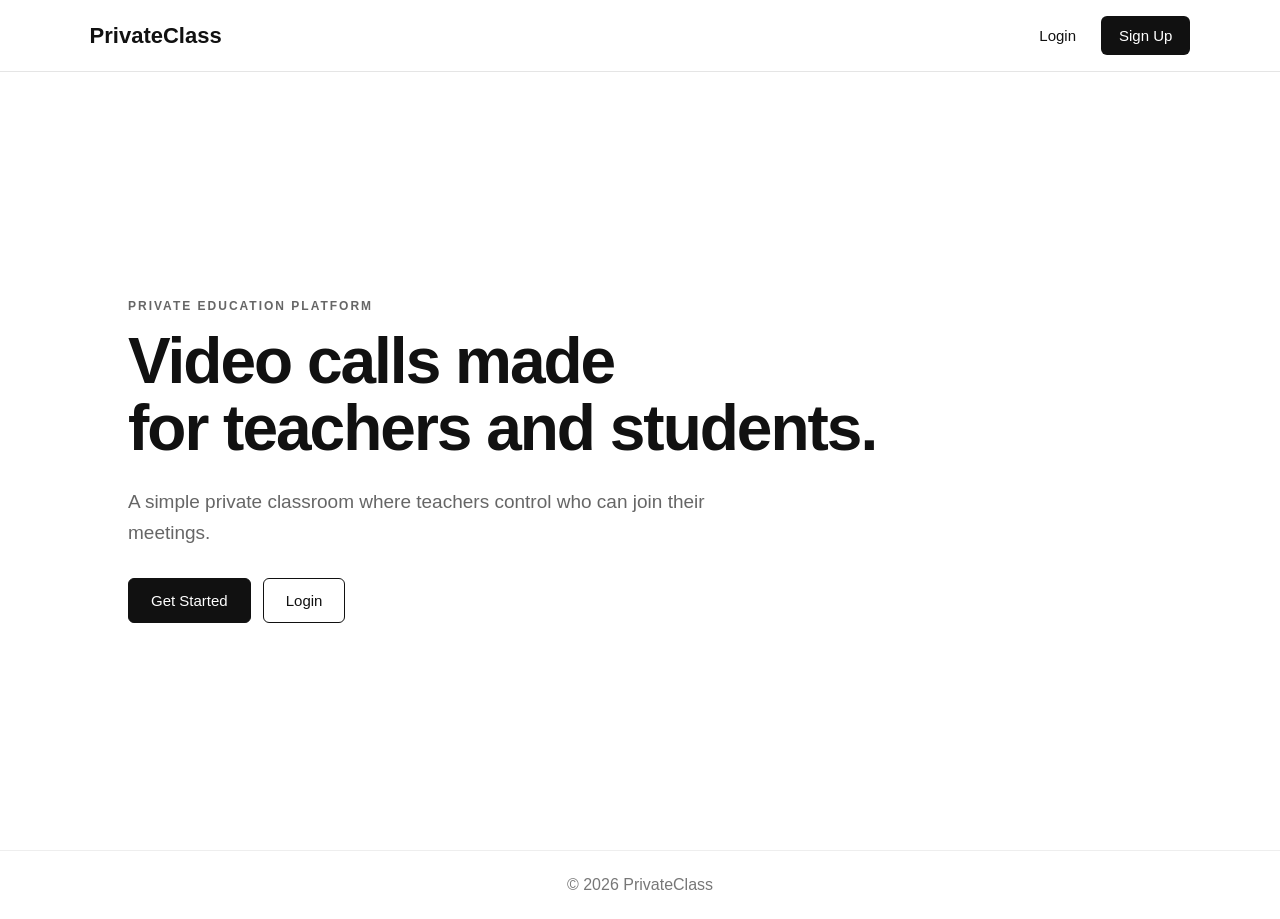
<file: PrivateClass/index.html>
<!DOCTYPE html>
<html lang="en">
<head><meta charset="UTF-8"><meta name="viewport" content="width=device-width,initial-scale=1.0"><title>PrivateClass</title><link rel="stylesheet" href="css/style.css"></head>
<body>
<header class="navbar"><div class="logo">PrivateClass</div><nav><a href="login.html">Login</a><a href="signup.html" class="nav-btn">Sign Up</a></nav></header>
<main class="hero"><div class="hero-content"><p class="small-title">PRIVATE EDUCATION PLATFORM</p><h1>Video calls made<br>for teachers and students.</h1><p class="hero-description">A simple private classroom where teachers control who can join their meetings.</p><div class="hero-buttons"><a href="signup.html" class="btn black-btn">Get Started</a><a href="login.html" class="btn white-btn">Login</a></div></div></main>
<footer>© 2026 PrivateClass</footer>
</body></html>
</file>
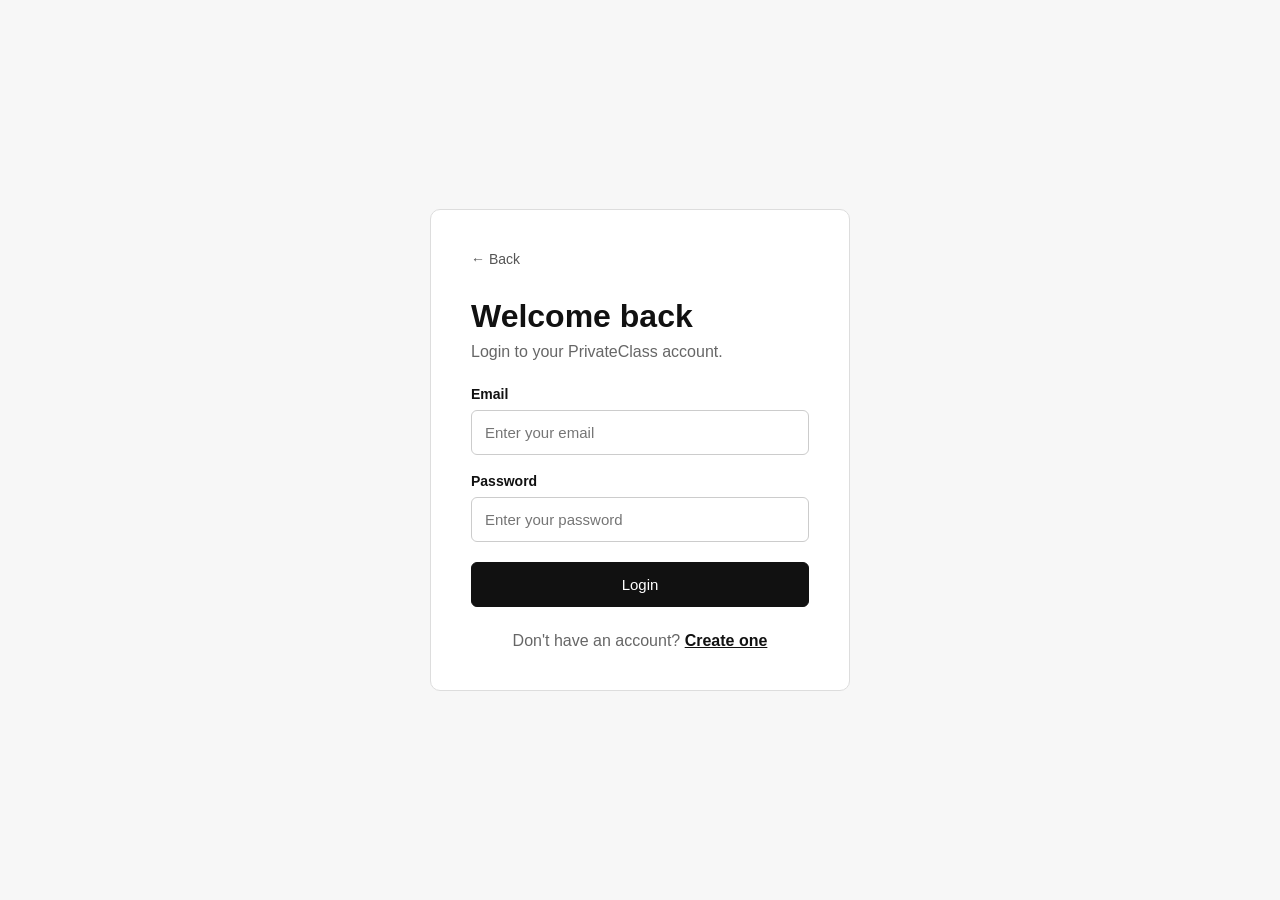
<file: PrivateClass/login.html>
<!DOCTYPE html>
<html lang="en"><head><meta charset="UTF-8"><meta name="viewport" content="width=device-width,initial-scale=1.0"><title>Login | PrivateClass</title><link rel="stylesheet" href="css/style.css"></head>
<body class="auth-page"><div class="auth-container"><div class="auth-box"><a href="index.html" class="back">← Back</a><h1>Welcome back</h1><p class="auth-description">Login to your PrivateClass account.</p>
<form id="loginForm"><label>Email</label><input type="email" id="loginEmail" required placeholder="Enter your email"><label>Password</label><input type="password" id="loginPassword" required placeholder="Enter your password"><button class="btn black-btn full-btn">Login</button></form>
<p id="loginMessage" class="message"></p><p class="switch-page">Don't have an account? <a href="signup.html">Create one</a></p></div></div><script src="js/app.js"></script></body></html>
</file>
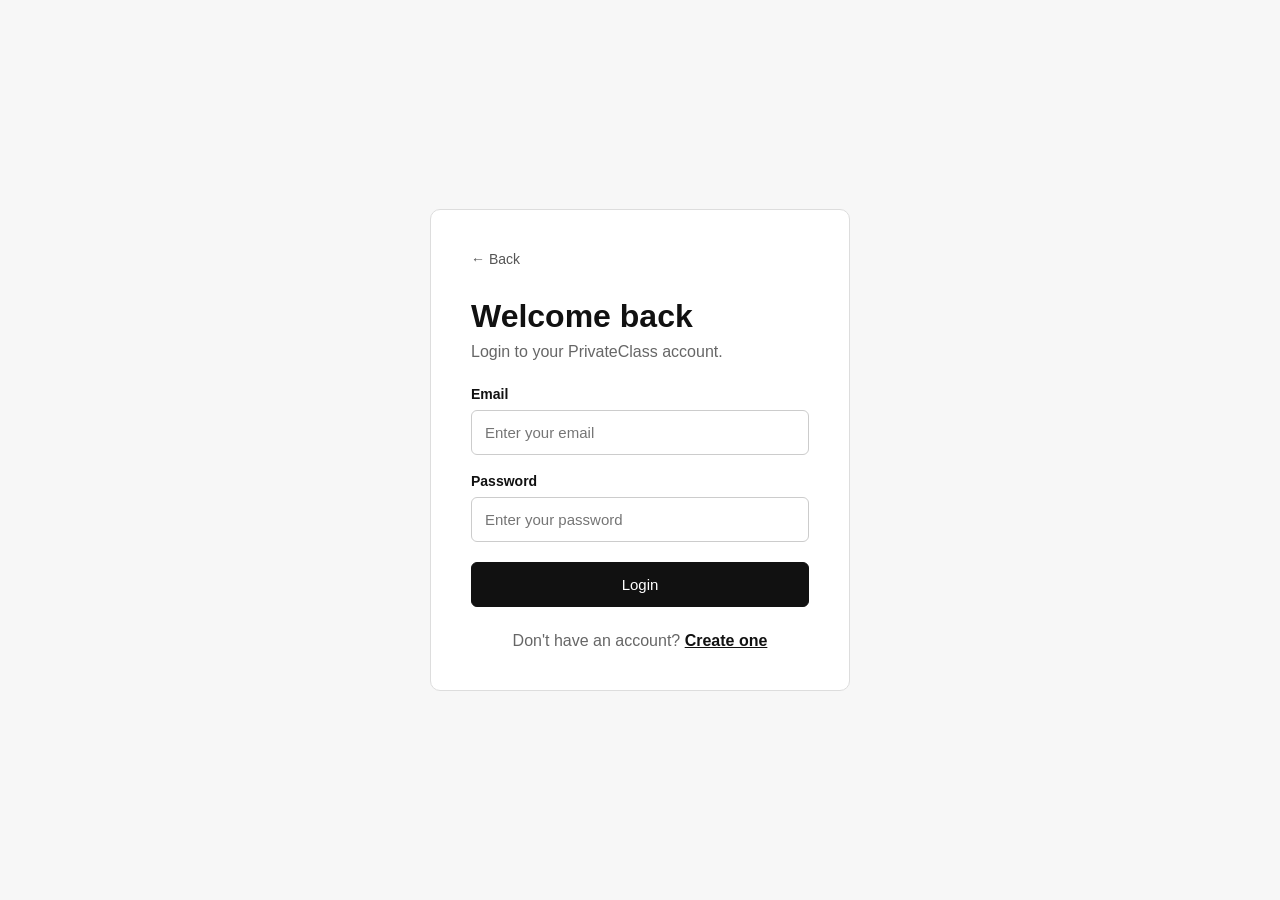
<file: PrivateClass/meeting.html>
<!DOCTYPE html>
<html lang="en"><head><meta charset="UTF-8"><meta name="viewport" content="width=device-width,initial-scale=1.0"><title>Meeting | PrivateClass</title><link rel="stylesheet" href="css/style.css"></head>
<body class="meeting-page"><header class="meeting-header"><div class="logo">PrivateClass</div><button onclick="leaveMeeting()" class="leave-btn">Leave Meeting</button></header>
<main class="meeting-container"><div id="meetingNotice" class="meeting-notice"></div><div class="video-grid"><div class="video-card"><video id="localVideo" autoplay muted playsinline></video><div class="video-name">You</div></div><div class="video-card"><div class="waiting" id="remoteStatus">Waiting for participant...</div><video id="remoteVideo" autoplay playsinline></video><div class="video-name">Participant</div></div></div>
<div class="meeting-controls"><button onclick="toggleMic()" class="control-btn">🎤</button><button onclick="toggleCamera()" class="control-btn">📹</button><button onclick="shareScreen()" class="control-btn">🖥️</button><button onclick="leaveMeeting()" class="end-call">End Call</button></div></main><script src="js/app.js"></script></body></html>
</file>
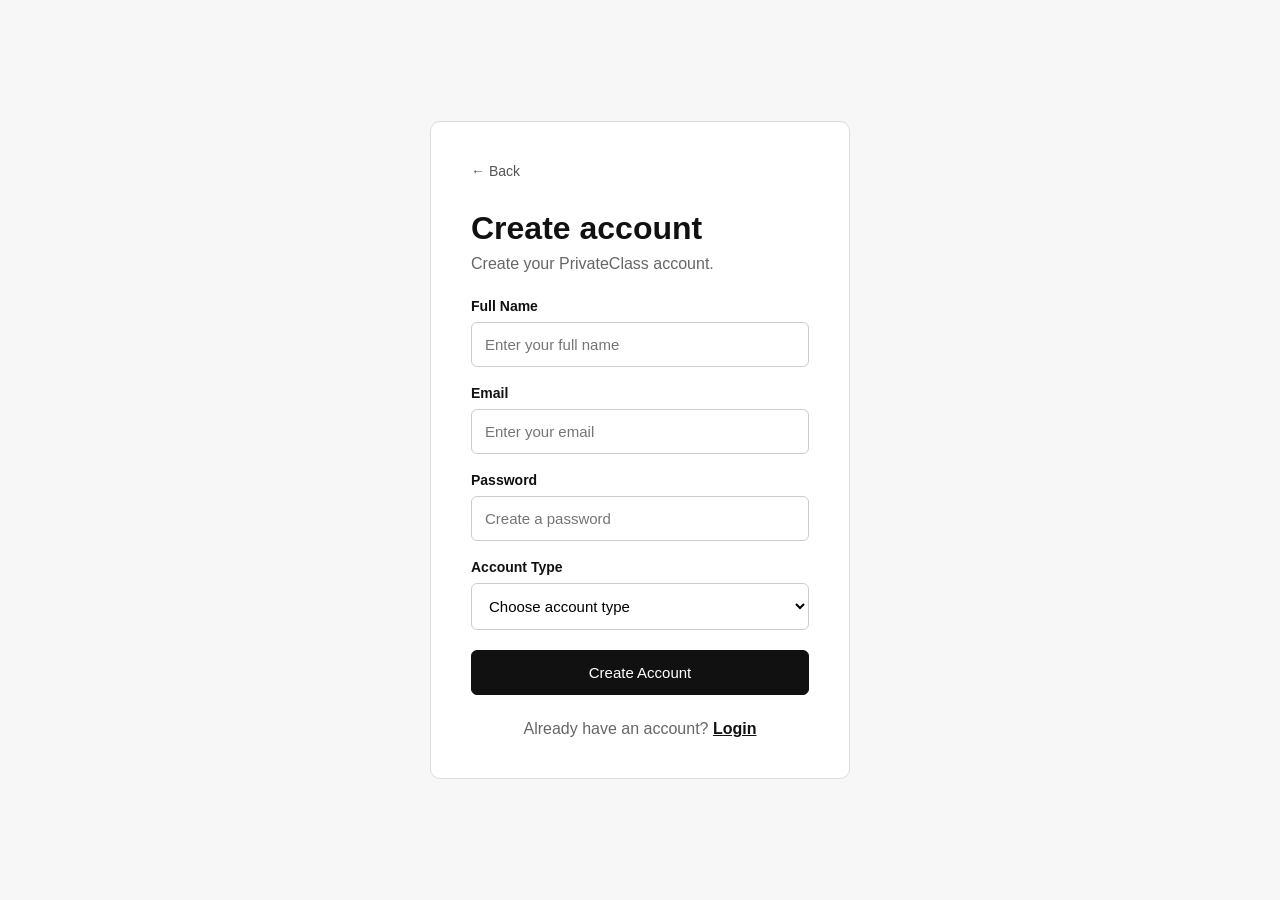
<file: PrivateClass/signup.html>
<!DOCTYPE html>
<html lang="en"><head><meta charset="UTF-8"><meta name="viewport" content="width=device-width,initial-scale=1.0"><title>Sign Up | PrivateClass</title><link rel="stylesheet" href="css/style.css"></head>
<body class="auth-page"><div class="auth-container"><div class="auth-box"><a href="index.html" class="back">← Back</a><h1>Create account</h1><p class="auth-description">Create your PrivateClass account.</p>
<form id="signupForm"><label>Full Name</label><input id="signupName" required placeholder="Enter your full name"><label>Email</label><input type="email" id="signupEmail" required placeholder="Enter your email"><label>Password</label><input type="password" id="signupPassword" required minlength="6" placeholder="Create a password"><label>Account Type</label><select id="accountType" required><option value="">Choose account type</option><option value="teacher">Teacher</option><option value="student">Student</option></select><button class="btn black-btn full-btn">Create Account</button></form>
<p id="signupMessage" class="message"></p><p class="switch-page">Already have an account? <a href="login.html">Login</a></p></div></div><script src="js/app.js"></script></body></html>
</file>
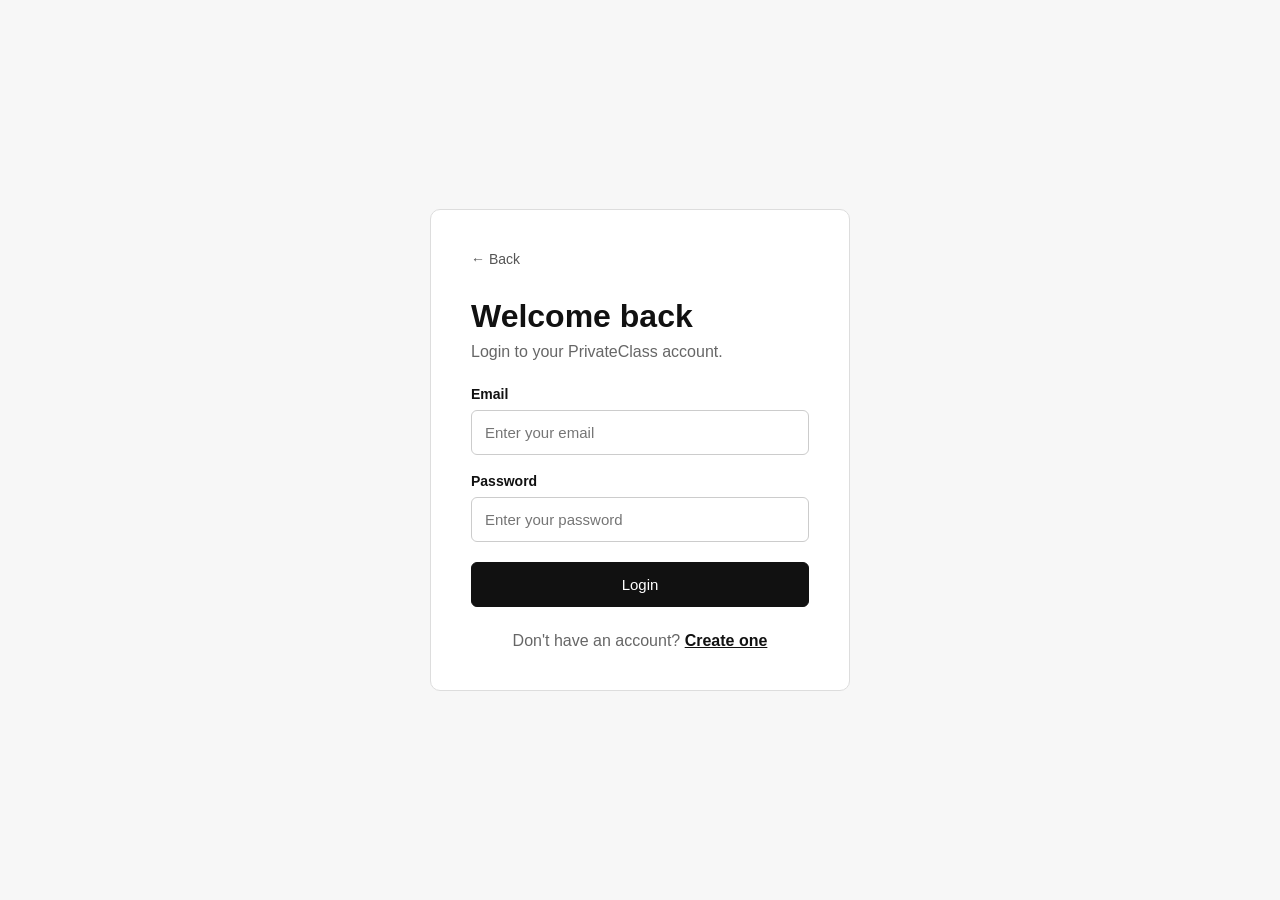
<file: PrivateClass/student.html>
<!DOCTYPE html>
<html lang="en"><head><meta charset="UTF-8"><meta name="viewport" content="width=device-width,initial-scale=1.0"><title>Student Dashboard | PrivateClass</title><link rel="stylesheet" href="css/style.css"></head>
<body><header class="navbar"><div class="logo">PrivateClass</div><div class="user-menu"><span id="studentName"></span><button onclick="logout()" class="logout-btn">Logout</button></div></header>
<main class="dashboard"><div class="dashboard-top"><div><p class="small-title">STUDENT PORTAL</p><h1>Student Dashboard</h1><p>Join your teacher's private meetings.</p></div></div>
<section class="join-section"><h2>Join a Meeting</h2><p>Enter the meeting code provided by your teacher.</p><div class="join-form"><input id="meetingCode" placeholder="Example: PC-ABC123"><button onclick="requestJoin()" class="btn black-btn">Request to Join</button></div><p id="studentMessage" class="message"></p></section>
<section class="dashboard-section"><h2>Meeting Status</h2><div id="studentStatus"><p class="empty">No meeting request yet.</p></div></section></main><script src="js/app.js"></script></body></html>
</file>
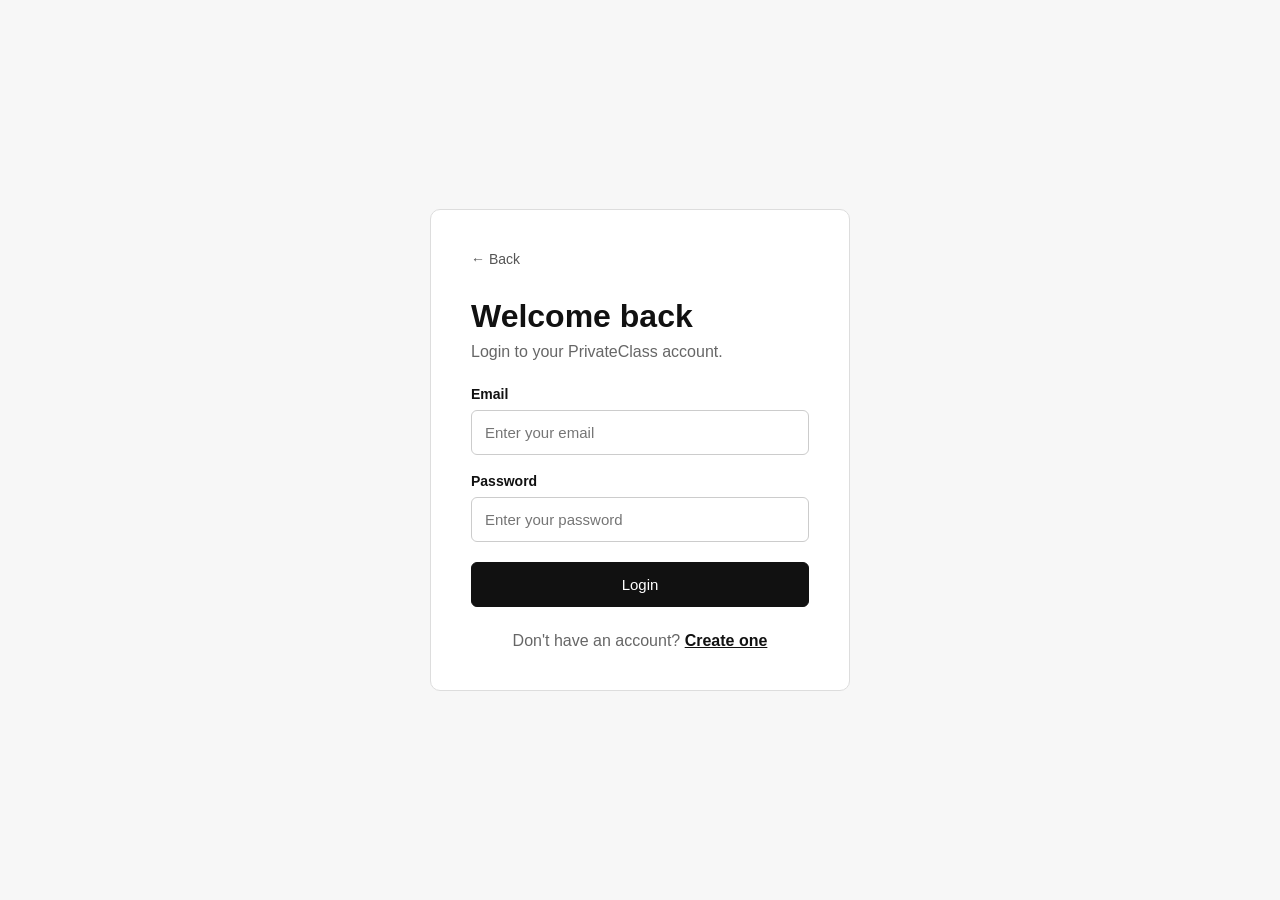
<file: PrivateClass/teacher.html>
<!DOCTYPE html>
<html lang="en"><head><meta charset="UTF-8"><meta name="viewport" content="width=device-width,initial-scale=1.0"><title>Teacher Dashboard | PrivateClass</title><link rel="stylesheet" href="css/style.css"></head>
<body><header class="navbar"><div class="logo">PrivateClass</div><div class="user-menu"><span id="teacherName"></span><button onclick="logout()" class="logout-btn">Logout</button></div></header>
<main class="dashboard"><div class="dashboard-top"><div><p class="small-title">TEACHER PORTAL</p><h1>Teacher Dashboard</h1><p>Manage meetings and approve students.</p></div><button onclick="createMeeting()" class="btn black-btn">+ Create Meeting</button></div>
<div class="stats"><div class="stat-card"><p>Active Meetings</p><h2 id="meetingCount">0</h2></div><div class="stat-card"><p>Join Requests</p><h2 id="requestCount">0</h2></div></div>
<section class="dashboard-section"><h2>Your Meetings</h2><div id="meetings"><p class="empty">No meetings created yet.</p></div></section>
<section class="dashboard-section"><h2>Student Requests</h2><div id="requests"><p class="empty">No students are waiting.</p></div></section></main><script src="js/app.js"></script></body></html>
</file>
<file: PrivateClass/css/style.css>
*{margin:0;padding:0;box-sizing:border-box}body{font-family:Arial,Helvetica,sans-serif;background:#fff;color:#111}.navbar{height:72px;padding:0 7%;border-bottom:1px solid #e5e5e5;display:flex;align-items:center;justify-content:space-between}.logo{font-size:22px;font-weight:700}.navbar nav{display:flex;align-items:center;gap:25px}.navbar a{color:#111;text-decoration:none;font-size:15px}.nav-btn{background:#111;color:#fff!important;padding:11px 18px;border-radius:6px}.user-menu{display:flex;align-items:center;gap:15px}.logout-btn{background:#fff;border:1px solid #111;padding:8px 14px;border-radius:6px;cursor:pointer}.hero{min-height:calc(100vh - 122px);display:flex;align-items:center;padding:80px 10%}.hero-content{max-width:750px}.small-title{font-size:12px;font-weight:bold;letter-spacing:2px;color:#666;margin-bottom:15px}.hero h1{font-size:64px;line-height:1.05;letter-spacing:-2px;margin-bottom:25px}.hero-description{max-width:600px;font-size:19px;line-height:1.6;color:#666;margin-bottom:30px}.hero-buttons{display:flex;gap:12px}.btn{display:inline-block;border-radius:6px;padding:13px 22px;font-size:15px;cursor:pointer;text-decoration:none;border:1px solid #111}.black-btn{background:#111;color:#fff}.white-btn{background:#fff;color:#111}.full-btn{width:100%;margin-top:20px}.auth-page{background:#f7f7f7}.auth-container{min-height:100vh;display:flex;justify-content:center;align-items:center}.auth-box{width:420px;background:#fff;border:1px solid #ddd;border-radius:10px;padding:40px}.back{color:#555;text-decoration:none;font-size:14px}.auth-box h1{font-size:32px;margin-top:30px;margin-bottom:8px}.auth-description{color:#666;margin-bottom:25px}.auth-box label{display:block;font-weight:bold;font-size:14px;margin:18px 0 8px}.auth-box input,.auth-box select{width:100%;padding:13px;border:1px solid #ccc;border-radius:6px;font-size:15px;background:#fff}.switch-page{text-align:center;color:#666;margin-top:25px}.switch-page a{color:#111;font-weight:bold}.message{margin-top:15px;font-size:14px}.dashboard{width:86%;max-width:1200px;margin:50px auto}.dashboard-top{display:flex;align-items:center;justify-content:space-between;margin-bottom:35px}.dashboard-top h1{font-size:36px;margin-bottom:8px}.dashboard-top p:not(.small-title){color:#666}.stats{display:grid;grid-template-columns:1fr 1fr;gap:20px;margin-bottom:25px}.stat-card{border:1px solid #ddd;border-radius:8px;padding:25px}.stat-card p{color:#666;margin-bottom:12px}.stat-card h2{font-size:36px}.dashboard-section,.join-section{border:1px solid #ddd;border-radius:8px;padding:25px;margin-bottom:25px}.dashboard-section h2,.join-section h2{margin-bottom:10px}.empty{color:#777;padding:20px 0}.meeting-item,.request-item{border-top:1px solid #eee;padding:18px 0;display:flex;align-items:center;justify-content:space-between}.meeting-item:first-child,.request-item:first-child{border-top:none}.meeting-code{color:#666;margin-top:5px;font-size:14px}.accept-btn{background:#111;color:#fff;border:none;border-radius:5px;padding:9px 15px;cursor:pointer}.reject-btn{background:#fff;color:#111;border:1px solid #111;border-radius:5px;padding:8px 15px;cursor:pointer;margin-left:5px}.join-section>p{color:#666;margin-bottom:20px}.join-form{display:flex;gap:10px;max-width:650px}.join-form input{flex:1;padding:13px;border:1px solid #ccc;border-radius:6px;font-size:15px}.meeting-page{background:#111;color:#fff;min-height:100vh}.meeting-header{height:70px;padding:0 30px;display:flex;align-items:center;justify-content:space-between;border-bottom:1px solid #333}.leave-btn{background:#fff;color:#111;border:none;padding:10px 18px;border-radius:6px;cursor:pointer}.meeting-container{padding:25px}.meeting-notice{max-width:900px;margin:0 auto 15px;padding:12px 16px;border-radius:6px;background:#222;text-align:center}.video-grid{display:grid;grid-template-columns:1fr 1fr;gap:15px;height:75vh}.video-card{position:relative;background:#222;border-radius:8px;overflow:hidden;display:flex;align-items:center;justify-content:center}.video-card video{width:100%;height:100%;object-fit:cover}.video-name{position:absolute;bottom:15px;left:15px;background:rgba(0,0,0,.7);padding:8px 12px;border-radius:5px}.waiting{color:#777}.meeting-controls{display:flex;justify-content:center;gap:12px;margin-top:20px}.control-btn{width:50px;height:50px;border:none;border-radius:50%;background:#333;color:#fff;cursor:pointer;font-size:18px}.end-call{border:none;background:#fff;color:#111;padding:0 20px;border-radius:25px;cursor:pointer}footer{border-top:1px solid #eee;text-align:center;padding:25px;color:#777}@media(max-width:700px){.hero{padding:60px 7%}.hero h1{font-size:42px}.hero-buttons{flex-direction:column}.stats{grid-template-columns:1fr}.dashboard-top{flex-direction:column;align-items:flex-start;gap:20px}.join-form{flex-direction:column}.video-grid{grid-template-columns:1fr;height:70vh}.video-card:nth-child(2){display:none}}
</file>
